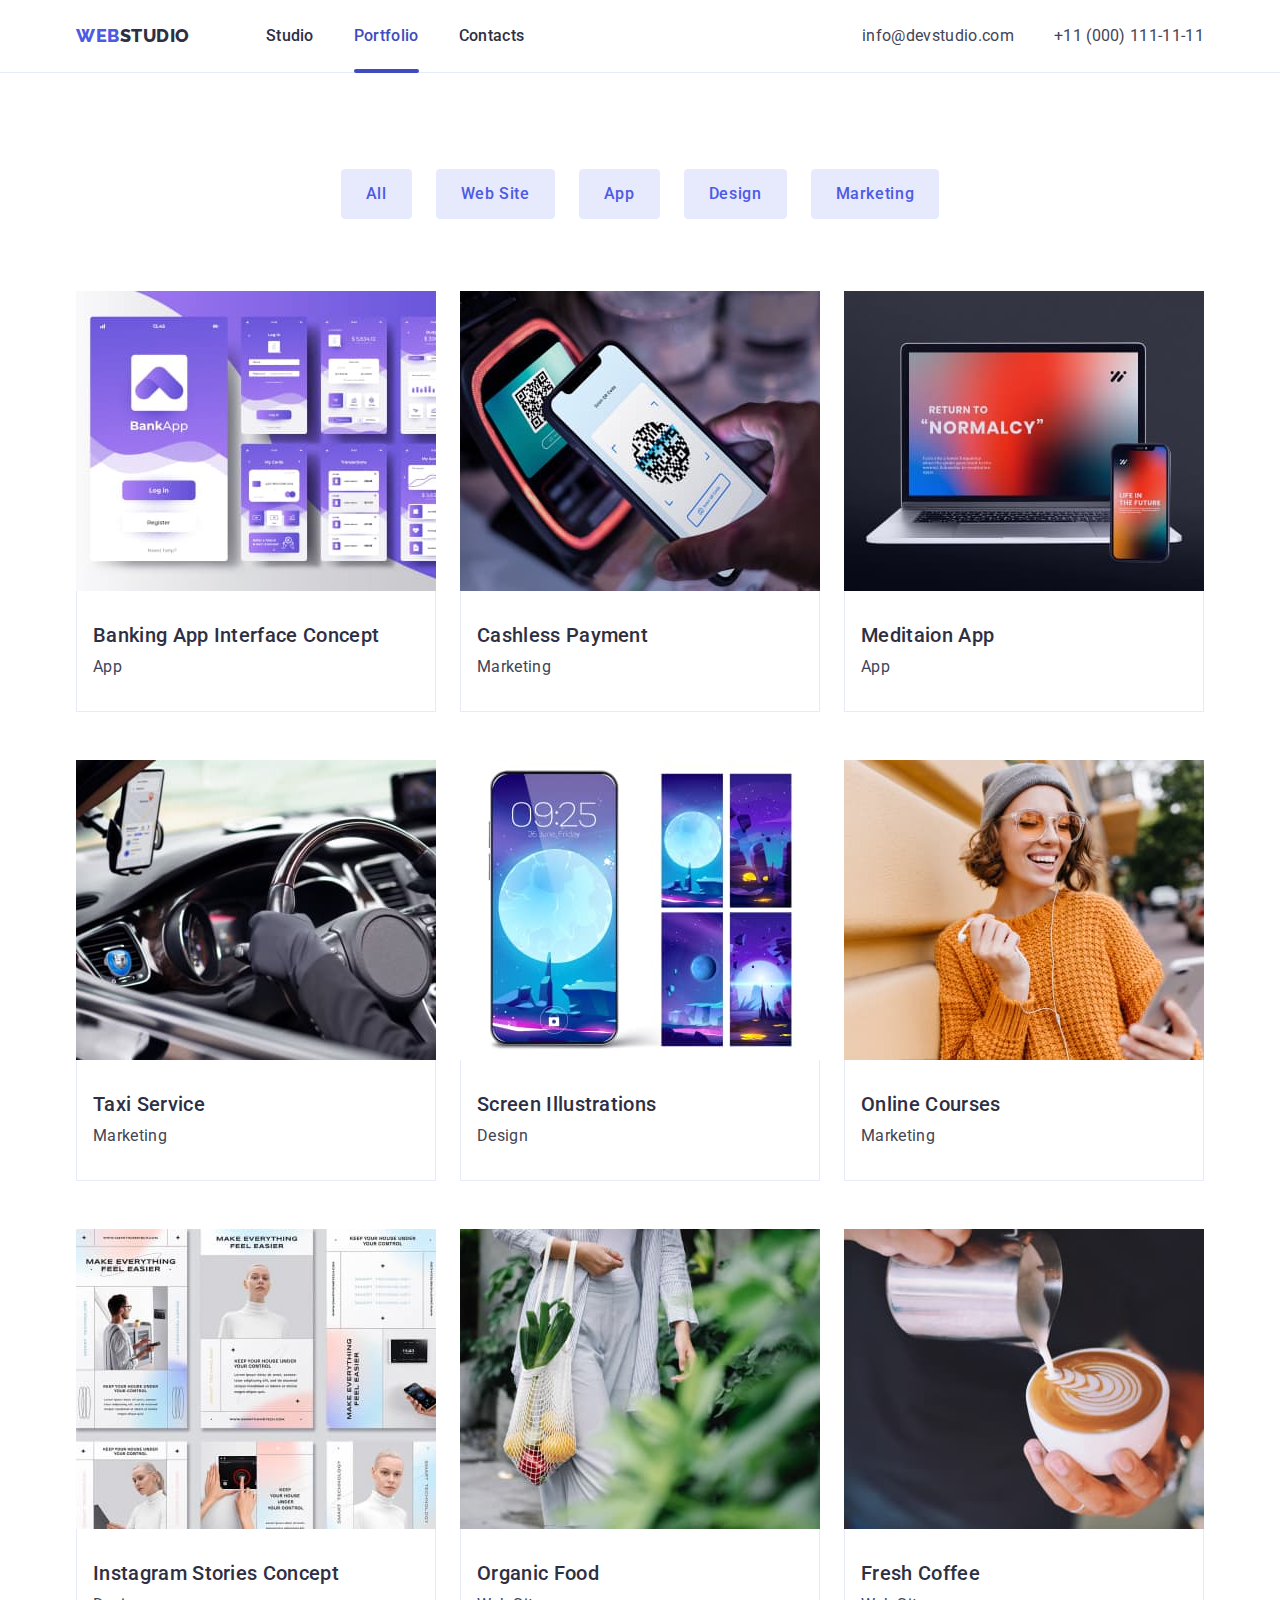
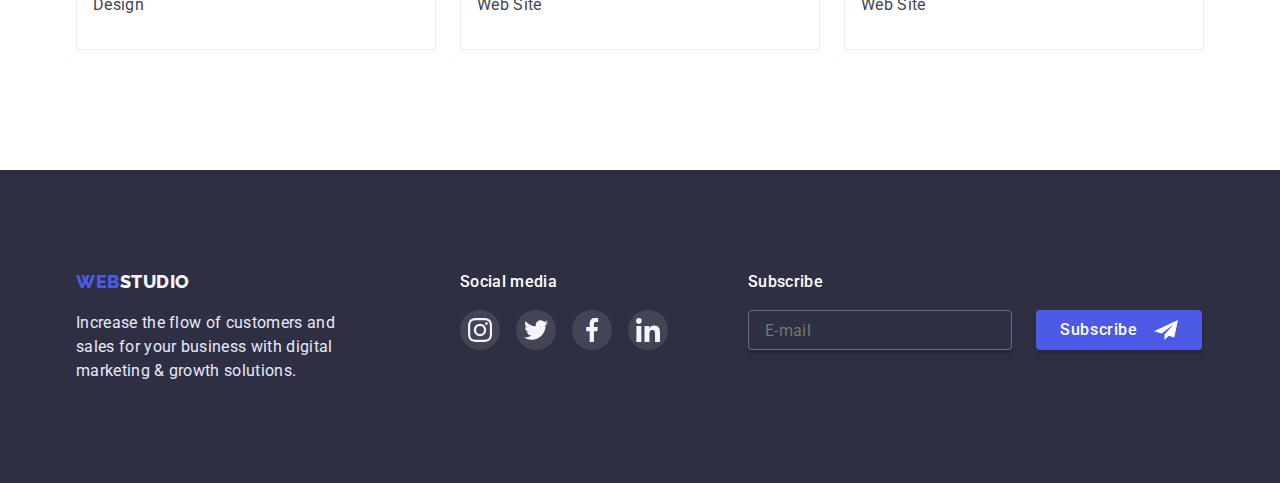
<file: portfolio.html>
<!DOCTYPE html>
<html lang="en">
  <head>
    <meta charset="UTF-8" />
    <meta name="viewport" content="width=device-width, initial-scale=1.0" />
    <title>WebStudio</title>
    <link rel="preconnect" href="https://fonts.googleapis.com" />
    <link rel="preconnect" href="https://fonts.gstatic.com" crossorigin />
    <link
      href="https://fonts.googleapis.com/css2?family=Raleway:wght@800&family=Roboto:wght@400;500;700&display=swap"
      rel="stylesheet"
    />
    <link
      rel="stylesheet"
      href="https://cdnjs.cloudflare.com/ajax/libs/modern-normalize/1.1.0/modern-normalize.min.css"
    />
    <link rel="stylesheet" href="./css/style.css" />
  </head>
  <body>
    <header class="header">
      <div class="header-container container">
        <nav class="navlink">
          <a class="logo" href="./index.html">
            web<span class="header-logo-dark">studio </span></a
          >
          <ul class="header-list list">
            <li class="header-item">
              <a class="header-navlink" href="./index.html">Studio</a>
            </li>
            <li class="header-item">
              <a class="header-navlink current" href="">Portfolio</a>
            </li>
            <li class="header-item">
              <a class="header-navlink" href="">Contacts</a>
            </li>
          </ul>
        </nav>

        <adress class="adress">
          <ul class="header-list list">
            <li class="header-item">
              <a class="adress-link" href="mailto:info@devstudio.com"
                >info@devstudio.com</a
              >
            </li>
            <li class="header-item">
              <a class="adress-link" href="tei:+11(000)1111111"
                >+11 (000) 111-11-11</a
              >
            </li>
          </ul>
        </adress>
      </div>
    </header>
    <main>
      <section class="portfolio section">
        <div class="container">
          <ul class="btn-list list">
            <li class="btn-item">
              <button type="button" class="portfolio-btn">All</button>
            </li>
            <li class="btn-item">
              <button type="button" class="portfolio-btn">Web Site</button>
            </li>
            <li class="btn-item">
              <button type="button" class="portfolio-btn">App</button>
            </li>
            <li class="btn-item">
              <button type="button" class="portfolio-btn">Design</button>
            </li>
            <li class="btn-item">
              <button type="button" class="portfolio-btn">Marketing</button>
            </li>
          </ul>

          <h1 class="visually-hidden">Portfolio</h1>
          <ul class="portfolio-list list">
            <li class="portfolio-item">
              <a class="portfolio-link" href="">
                <div class="portfolio-thumb">
                  <img
                    class="portfolio-thumb"
                    src="./images/portfolio/img.jpg"
                    alt="banking app"
                    width="360"
                    height="300"
                  />
                  <div class="portfolio-overlay">
                    <p class="portfolio-text text">
                      14 Stylish and User-Friendly App Design Concepts · Task
                      Manager App · Calorie Tracker App · Exotic Fruit Ecommerce
                      App · Cloud Storage App
                    </p>
                  </div>
                </div>
                <div class="portfolio-wrapper">
                  <h2 class="subtitle">Banking App Interface Concept</h2>
                  <p class="text">App</p>
                </div>
              </a>
            </li>
            <li class="portfolio-item">
              <a class="portfolio-link" href="">
                <div class="portfolio-thumb">
                  <img
                    src="./images/portfolio/img1.jpg"
                    alt="phone"
                    width="360"
                    height="300"
                  />
                  <div class="portfolio-overlay">
                    <p class="portfolio-text text">
                      14 Stylish and User-Friendly App Design Concepts · Task
                      Manager App · Calorie Tracker App · Exotic Fruit Ecommerce
                      App · Cloud Storage App
                    </p>
                  </div>
                </div>
                <div class="portfolio-wrapper">
                  <h2 class="subtitle">Cashless Payment</h2>
                  <p class="text">Marketing</p>
                </div>
              </a>
            </li>
            <li class="portfolio-item">
              <a class="portfolio-link" href="">
                <div class="portfolio-thumb">
                  <img
                    src="./images/portfolio/img2.jpg"
                    alt="laptop"
                    width="360"
                    height="300"
                  />
                  <div class="portfolio-overlay">
                    <p class="portfolio-text text">
                      14 Stylish and User-Friendly App Design Concepts · Task
                      Manager App · Calorie Tracker App · Exotic Fruit Ecommerce
                      App · Cloud Storage App
                    </p>
                  </div>
                </div>
                <div class="portfolio-wrapper">
                  <h2 class="subtitle">Meditaion App</h2>
                  <p class="text">App</p>
                </div>
              </a>
            </li>
            <li class="portfolio-item">
              <a class="portfolio-link" href="">
                <div class="portfolio-thumb">
                  <img
                    src="./images/portfolio/img3.jpg"
                    alt="steering whee"
                    width="360"
                    height="300"
                  />
                  <div class="portfolio-overlay">
                    <p class="portfolio-text text">
                      14 Stylish and User-Friendly App Design Concepts · Task
                      Manager App · Calorie Tracker App · Exotic Fruit Ecommerce
                      App · Cloud Storage App
                    </p>
                  </div>
                </div>
                <div class="portfolio-wrapper">
                  <h2 class="subtitle">Taxi Service</h2>
                  <p class="text">Marketing</p>
                </div>
              </a>
            </li>
            <li class="portfolio-item">
              <a class="portfolio-link" href="">
                <div class="portfolio-thumb">
                  <img
                    src="./images/portfolio/img4.jpg"
                    alt="phone screensaver"
                    width="360"
                    height="300"
                  />
                  <div class="portfolio-overlay">
                    <p class="portfolio-text text">
                      14 Stylish and User-Friendly App Design Concepts · Task
                      Manager App · Calorie Tracker App · Exotic Fruit Ecommerce
                      App · Cloud Storage App
                    </p>
                  </div>
                </div>
                <div class="portfolio-wrapper">
                  <h2 class="subtitle">Screen Illustrations</h2>
                  <p class="text">Design</p>
                </div>
              </a>
            </li>
            <li class="portfolio-item">
              <a class="portfolio-link" href="">
                <div class="portfolio-thumb">
                  <img
                    src="./images/portfolio/img5.jpg"
                    alt="girl"
                    width="360"
                    height="300"
                  />
                  <div class="portfolio-overlay">
                    <p class="portfolio-text text">
                      14 Stylish and User-Friendly App Design Concepts · Task
                      Manager App · Calorie Tracker App · Exotic Fruit Ecommerce
                      App · Cloud Storage App
                    </p>
                  </div>
                </div>
                <div class="portfolio-wrapper">
                  <h2 class="subtitle">Online Courses</h2>
                  <p class="text">Marketing</p>
                </div>
              </a>
            </li>
            <li class="portfolio-item">
              <a class="portfolio-link" href="">
                <div class="portfolio-thumb">
                  <img
                    src="./images/portfolio/img6.jpg"
                    alt="instagram stories"
                    width="360"
                    height="300"
                  />
                  <div class="portfolio-overlay">
                    <p class="portfolio-text text">
                      14 Stylish and User-Friendly App Design Concepts · Task
                      Manager App · Calorie Tracker App · Exotic Fruit Ecommerce
                      App · Cloud Storage App
                    </p>
                  </div>
                </div>
                <div class="portfolio-wrapper">
                  <h2 class="subtitle">Instagram Stories Concept</h2>
                  <p class="text">Design</p>
                </div>
              </a>
            </li>
            <li class="portfolio-item">
              <a class="portfolio-link" href="">
                <div class="portfolio-thumb">
                  <img
                    src="./images/portfolio/img7.jpg"
                    alt="girl carrying fruit"
                    width="360"
                    height="300"
                  />
                  <div class="portfolio-overlay">
                    <p class="portfolio-text text">
                      14 Stylish and User-Friendly App Design Concepts · Task
                      Manager App · Calorie Tracker App · Exotic Fruit Ecommerce
                      App · Cloud Storage App
                    </p>
                  </div>
                </div>
                <div class="portfolio-wrapper">
                  <h2 class="subtitle">Organic Food</h2>
                  <p class="text">Web Site</p>
                </div>
              </a>
            </li>
            <li class="portfolio-item">
              <a class="portfolio-link" href="">
                <div class="portfolio-thumb">
                  <img
                    src="./images/portfolio/img8.jpg"
                    alt="cup of coffee"
                    width="360"
                    height="300"
                  />
                  <div class="portfolio-overlay">
                    <p class="portfolio-text text">
                      14 Stylish and User-Friendly App Design Concepts · Task
                      Manager App · Calorie Tracker App · Exotic Fruit Ecommerce
                      App · Cloud Storage App
                    </p>
                  </div>
                </div>
                <div class="portfolio-wrapper">
                  <h2 class="subtitle">Fresh Coffee</h2>
                  <p class="text">Web Site</p>
                </div>
              </a>
            </li>
          </ul>
        </div>
      </section>
    </main>
    <footer class="footer">
      <div class="footer-container container">
        <div class="footer-logo">
          <a class="logo" href="./index.html">
            web<span class="footer-logo-light">studio </span>
          </a>
          <p class="text-footer">
            Increase the flow of customers and sales for your business with
            digital marketing & growth solutions.
          </p>
        </div>
        <div class="footer-social">
          <span class="footer-media">Social media</span>
          <ul class="footer-list list">
            <li class="footer-socials-item">
              <a
                class="footer-link link"
                href="https://instagram.com"
                target="_blank"
                rel="noopener noreferrer"
              >
                <svg class="footer-icon" width="24px" height="24px">
                  <use href="./images/icons/icons.svg#icon-instagram"></use>
                </svg>
              </a>
            </li>
            <li class="footer-socials-item">
              <a
                class="footer-link link"
                href="https://twitter.com/"
                target="_blank"
                rel="noopener noreferrer"
              >
                <svg class="footer-icon" width="24px" height="24px">
                  <use href="./images/icons/icons.svg#icon-twitter"></use>
                </svg>
              </a>
            </li>
            <li class="footer-socials-item">
              <a
                class="footer-link link"
                href="https://uk-ua.facebook.com/"
                target="_blank"
                rel="noopener noreferrer"
              >
                <svg class="footer-icon" width="24px" height="24px">
                  <use href="./images/icons/icons.svg#icon-facebook"></use>
                </svg>
              </a>
            </li>
            <li class="footer-socials-item">
              <a
                class="footer-link link"
                href="https://ua.linkedin.com/"
                target="_blank"
                rel="noopener noreferrer"
              >
                <svg class="footer-icon" width="24px" height="24px">
                  <use href="./images/icons/icons.svg#icon-linkedin"></use>
                </svg>
              </a>
            </li>
          </ul>
        </div>
        <form class="footer-form">
          <label class="footer-form-label">
            <span class="footer-form-inner">Subscribe</span>
            <div class="footer-form-group">
              <input
                class="footer-form-input"
                type="text"
                name="email"
                placeholder="E-mail"
              />
              <button class="footer-form-btn btn" type="submit">
                Subscribe
                <svg class="footer-form-icon" width="24" height="24">
                  <use href="./images/icons/icons.svg#icon-frame"></use>
                </svg>
              </button>
            </div>
          </label>
        </form>
      </div>
    </footer>
  </body>
</html>
</file>
<file: css/style.css>
:root {
--color-basik-txt: rgba(67, 68, 85, 1);
--color-secondary-txt: rgba(46, 47, 66, 1);
--color-light-txt: rgba(255, 255, 255, 1);
--color-footer-txt: rgba(231, 233, 252, 1);
--color-logolight-txt: rgba(244, 244, 253, 1);
--color-blue-txt: rgba(77, 90, 229, 1);
--color-activ-txt: rgba(64, 75, 191, 1);

--color-basik-bgr: rgba(255, 255, 255, 1);
--color-dark-bgr: rgba(46, 47, 66, 1);
--color-light-bgr: rgba(231, 233, 252, 1);
--color-team-bgr: rgba(244, 244, 253, 1);
--color-btn-bgr: rgba(77, 90, 229, 1);
--color-btnhover-bgr: rgba(64, 75, 191, 1);
--color-icons-bgr: rgb(142, 143, 153);
--color-icon-bgr: rgba(255, 255, 255, 0.1);
--color-accent-bgr: rgb(49, 208, 170);
}

/* Скрытие заголовка */
.visually-hidden {
  position: absolute;
  overflow: hidden;
  clip: rect(0 0 0 0);
  width: 1px;
  height: 1px;
  margin: -1px;
  padding: 0;
  border: 0;
  white-space: nowrap;
  clip-path: inset(100%);
}

/* Index */

html {
  scroll-behavior: smooth;
}

body {
  color: var(--color-basik-txt);
  font-size: 16px;
  font-family: 'Roboto', sans-serif;
  line-height: 1.5;
  letter-spacing: 0.02em;
}

a {
  text-decoration: none;
}

img {
  display: block;
  max-width: 100%;
  height: auto;

  object-fit: cover;
  object-position: center;
}

.list {
  margin: 0;
  padding: 0;
  list-style-type: none;
}

.container {
 max-width: 428px;
 padding-right: 15px;
 padding-left: 15px;
 margin-right: auto;
 margin-left: auto;
 
 /* outline: 2px solid red; */
}

@media screen and (min-width: 768px) {
 .container {
  max-width: 768px;
 }
}

@media screen and (min-width: 1200px) {
 .container {
  max-width: 1158px;
 }
}

.section {
 padding-top: 96px;
 padding-bottom: 96px;
}

@media screen and (min-width: 1200px) {
 .section {
   padding-top: 120px;
   padding-bottom: 120px;
 }
}

 .subtitle {
   margin-top: 0;
   margin-bottom: 8px;
 
   color: var(--color-secondary-txt);
   font-weight: 500;
   font-size: 20px;
   line-height: 1.2;
 }

.section-title {
  margin-top: 0;
  margin-bottom: 72px;

  color: var(--color-secondary-txt);
  font-size: 36px;
  line-height: 1.1;
  text-align: center;
  text-transform: capitalize;
}

/* Header */

.header {
  padding: 24px 0;
  border-bottom: 1px solid var(--color-light-bgr);
}

@media screen and (min-width: 768px) {
 .header {
  padding-bottom: 10px;
 }
}

@media screen and (min-width: 1200px) {
 .header {
  padding-bottom: 24px;
 }
}

.header-container {
  display: flex;
  align-items: center;
}

.header-list {
 display: none;
}

@media screen and (min-width: 768px) {
 .navlink .header-list {
  display: flex;
  gap: 40px;
 }
}

@media screen and (min-width: 768px) {
 .adress .header-list {
  display: block;
 }
}

@media screen and (min-width: 1200px) {
 .adress .header-list {
  display: flex;
  gap: 40px;
 }
}

.navlink {
  display: flex;
  margin-right: auto;
}

.header-navlink {
 position: relative;
 padding-top: 24px;
 padding-bottom: 21px;
 color: var(--color-secondary-txt);
 font-weight: 500;
 transition: color 250ms cubic-bezier(0.4, 0, 0.2, 1);
}

@media screen and (min-width: 1200px) {
 .header-navlink {
  padding-bottom: 28px;
 }
}
.header-navlink.current {
  color: var(--color-activ-txt);
}

.header-navlink.current::after {
 content: "";
 position: absolute;
 bottom: 0;
 display: block;
 width: 100%;
 height: 4px;
 border-radius: 2px;
 background: var(--color-btnhover-bgr);
}

.adress-link {
 display: block;
 font-size: 12px;
 line-height: 1.3;
 letter-spacing: 0.04em;
 color: var(--color-basik-txt);
 transition: color 250ms cubic-bezier(0.4, 0, 0.2, 1);
}

@media screen and (min-width: 1200px) {
 .adress-link {
  display: inline;
  font-size: 16px;
  line-height: 1.5;
  letter-spacing: 0.02em;
  padding-top: 24px;
  padding-bottom: 28px;
 }
}
.adress-link.mail {
 margin-bottom: 4px;
}

.header-navlink:hover,
.header-navlink:focus {
  color: var(--color-activ-txt);
}

.adress-link:hover,
.adress-link:focus {
  color: var(--color-activ-txt);
}

.header-navlink:active,
.adress-link:active {
  color: var(--color-activ-txt);
}

.logo {
  margin-right: 76px;

  color: var(--color-blue-txt);
  font-weight: 800;
  font-size: 18px;
  font-family: 'Raleway', sans-serif;
  line-height: 1.3;
  letter-spacing: 0.03em;
  text-transform: uppercase;
}

.header-logo-dark {
  color: var(--color-secondary-txt);
}


/* Hero section */

.hero {
 padding-top: 112px;
 padding-bottom: 112px;
 max-width: 1440px;
 margin: 0 auto;
 background-image: linear-gradient(rgba(46, 47, 66, 0.7), rgba(46, 47, 66, 0.7)), url(../images/hero/bg-img_mob@1x.jpg);
 background-position: center;
 background-size: cover;
 background-repeat: no-repeat;
}

@media (min-device-pixel-ratio: 2), (min-resolution: 192dpi), (min-resolution: 2dppx) {
 .hero {
  background-image: linear-gradient(rgba(46, 47, 66, 0.7), rgba(46, 47, 66, 0.7)), url(../images/hero/bg-img_mob@2x.jpg);
 }
}

@media screen and (min-width: 481px) {
 .hero {
  background-image: linear-gradient(rgba(46, 47, 66, 0.7), rgba(46, 47, 66, 0.7)), url(../images/hero/bg-img_tab@1x.jpg);
 }
 @media (min-device-pixel-ratio: 2), (min-resolution: 192dpi), (min-resolution: 2dppx) {
  .hero {
   background-image: linear-gradient(rgba(46, 47, 66, 0.7), rgba(46, 47, 66, 0.7)), url(../images/hero/bg-img_tab@2x.jpg);
  }
 }
}

@media screen and (min-width: 769px) {
 .hero {
  background-image: linear-gradient(rgba(46, 47, 66, 0.7), rgba(46, 47, 66, 0.7)), url(../images/hero/bg-img_desk@1x.jpg);
 }
 @media (min-device-pixel-ratio: 2), (min-resolution: 192dpi), (min-resolution: 2dppx) {
  .hero {
   background-image: linear-gradient(rgba(46, 47, 66, 0.7), rgba(46, 47, 66, 0.7)), url(../images/hero/bg-img_desk@2x.jpg);
  }
 }
}

@media screen and (min-width: 768px) {
 .hero {
  padding-bottom: 108px;
 }
}

@media screen and (min-width: 1200px) {
 .hero {
  padding-top: 188px;
  padding-bottom: 188px;
 }
}

.hero,
.footer {
  background-color: var(--color-dark-bgr);
}

.hero-title {
  max-width: 320px;
  margin-top: 0;
  margin-right: auto;
  margin-bottom: 72px;
  margin-left: auto;

  color: var(--color-light-txt);
  font-size: 36px;
  line-height: 1.1;
  text-align: center;
}

@media screen and (min-width: 768px) {
 .hero-title {
  max-width: 496px;
  margin-bottom: 40px;
  font-size: 56px;
  line-height: 1.07;
 }
}

@media screen and (min-width: 1200px) {
 .hero-title {
  margin-bottom: 48px;
 }
}

.btn {
  display: block;
  min-width: 169px;
  margin-right: auto;
  margin-left: auto;
  padding: 16px 32px;
  border: 0;
  border-radius: 4px;
  background-color: var(--color-btn-bgr);

  color: var(--color-light-txt);
  box-shadow: 0px 4px 4px rgba(0, 0, 0, 0.15);
  font-weight: 500;
  font-size: 16px;
  line-height: 1.5;
  letter-spacing: 0.04em;
  text-align: center;

  cursor: pointer;
  transition: background-color 250ms cubic-bezier(0.4, 0, 0.2, 1);
}

.btn:hover,
.btn:focus {
  background-color: var(--color-btnhover-bgr);
}

/* Our advantages */

.benefits-list {
 display: flex;
 flex-direction: column;
 gap: 72px;
}
@media screen and (min-width: 768px) {
 .benefits-list {
  display: flex;
  flex-direction: row;
  flex-wrap: wrap;
  column-gap: 24px;
  row-gap: 72px;
 }
}

@media screen and (min-width: 1200px) {
 .benefits-list {
  flex-wrap: nowrap;
 }
}

@media screen and (min-width: 768px) {
 .benefits-item {
 width: 356px;
 }
}

@media screen and (min-width: 1200px) {
 .benefits-item {
 width: calc((100%-3*24)/4);
 }
}

.benefits-wrapper {
 display: none;
}

@media screen and (min-width: 1200px) {
 .benefits-wrapper {
  display: flex;
  justify-content: center;
  align-items: center;
  width: 264px;
  height: 112px;
  margin-bottom: 8px;
  border-radius: 4px;
  background-color: var(--color-team-bgr);
 }
}

.benefits-subtitle {
font-weight: 700;
font-size: 36px;
line-height: 1.1;

text-align: center;
text-transform: capitalize;
}

@media screen and (min-width: 1200px) {
 .benefits-subtitle {
  font-weight: 500;
  font-size: 20px;
  line-height: 1.2;
 }
}

.benefits-text {
 font-weight: 500;
}

@media screen and (min-width: 1200px) {
 .benefits-text {
 font-weight: 400;
 }
}

/* Work section */

.section.work {
 display: none;
}

@media screen and (min-width: 1200px) {
 .section.work {
  display: block;
  padding-top: 0;
 }
}

.work-list {
 display: flex;
 gap: 24px;
}

/* Team section */

.team-list {
  display: flex;
  flex-direction: column;
  gap: 72px;
  justify-content: center;
  align-items: center;
}

@media screen and (min-width: 768px) {
 .team-list {
  flex-wrap: wrap;
  flex-direction: row;
  column-gap: 24px;
  row-gap: 64px;
 }
}

.team-item {
  width: 264px;
  border-radius: 0px 0px 4px 4px;
  box-shadow: 0px 1px 6px rgba(46, 47, 66, 0.08), 0px 1px 1px rgba(46, 47, 66, 0.16), 0px 2px 1px rgba(46, 47, 66, 0.08);
}

.team-card {
  padding-top: 32px;
  padding-bottom: 32px;
  text-align: center;
}

.team .subtitle {
  background-color: var(--color-basik-bgr);
}

.team .text {
  margin-bottom: 8px;
  background-color: var(--color-basik-bgr);
}

.team {
  background-color: var(--color-team-bgr);
}

.card {
  background-color: var(--color-basik-bgr);
}

.team-social-list {
 display: flex;
 gap: 24px;
 justify-content: center;
 align-items: center;
}

.team-link {
  display: flex;
  justify-content: center;
  align-items: center;
  width: 40px;
  height: 40px;
  border-radius: 50%;
  background-color: var(--color-btn-bgr);
  transition: background-color 250ms cubic-bezier(0.4, 0, 0.2, 1);
}

.team-link:hover,
.team-link:focus {
  background-color: var(--color-btnhover-bgr);
}
.team-icon {
  fill: var(--color-logolight-txt);
}
/* Customers */

.customers-list {
  display: flex;
  flex-wrap: wrap;
  row-gap: 72px;
  column-gap: 16px;
  justify-content: center;
}

@media screen and (min-width: 768px) {
 .customers-list {
 column-gap: 24px;
 }
}

@media screen and (min-width: 428px) {
 .customers-item {
  width: 190px;
 }
 
}

@media screen and (min-width: 768px) {
 .customers-item {
  width: 168px;
 } 
}

.customers-link {
  display: flex;
  justify-content: center;
  align-items: center;
  width: 100%;

  height: 88px;
  border: 1px solid var(--color-icons-bgr);
  border-radius: 4px;
  fill: var(--color-icons-bgr);
 transition: border 250ms cubic-bezier(0.4, 0, 0.2, 1), fill 250ms cubic-bezier(0.4, 0, 0.2, 1);
}

.customers-link:hover,
.customers-link:focus {
  border: 1px solid var(--color-btnhover-bgr);
}

.customers-link:hover,
.customers-link:focus {
  fill: var(--color-btnhover-bgr);
}

@media screen and (min-width: 768px) {
 .customers-icon {
  width: 104px;
 }
}

/* Footer */

.footer {
  padding-top: 96px;
  padding-bottom: 96px;
}

@media screen and (min-width: 1200px) {
 .footer {
  padding-top: 100px;
  padding-bottom: 100px;
 }
}

@media screen and (min-width: 768px) {
 .footer-container {
   display: flex;
   flex-wrap: wrap;
 }
}

@media screen and (min-width: 1200px) {
 .footer-container {
  flex-wrap: nowrap;
 }
}

.footer-logo {
 text-align: center;
 margin-bottom: 72px;
}

@media screen and (min-width: 768px) {
 .footer-logo {
  text-align: left;
  margin-left: 108px;
  margin-right: 24px;
 }
}

@media screen and (min-width: 1200px) {
 .footer-logo {
 margin-left: 0;
 margin-right: 120px;
 margin-bottom: 0;
 }
}

.footer .logo {
  margin-right: 0;
}

.text-footer {
  width: 268px;
  margin-top: 16px;
  margin-bottom: 0;
  text-align: center;
  margin-right: auto;
  margin-left: auto;
  background-color: var(--color-dark-bgr);

  color: var(--color-footer-txt);
}

@media screen and (min-width: 768px) {
 .text-footer {
  width: 264px;
  text-align: left;
  margin-right: 0;
  margin-left: 0;
 }
}
.footer-logo-light {
  color: var(--color-logolight-txt);
}

.footer-social {
 margin-bottom: 72px;
}

@media screen and (min-width: 1200px) {
 .footer-social {
 margin-bottom: 0;
 }
}
.footer-media {
  display: block;
  text-align: center;
  margin-bottom: 16px;
  color: var(--color-light-txt);
  font-weight: 500;
}

@media screen and (min-width: 768px) {
 .footer-media {
  text-align: left;
 }
}

.footer-list {
  display: flex;
  gap: 16px;
  justify-content: center;
}

.footer-link {
  display: flex;
  justify-content: center;
  align-items: center;
  width: 40px;
  height: 40px;
  border-radius: 50%;
  background-color: var(--color-icon-bgr);
  transition: background-color 250ms cubic-bezier(0.4, 0, 0.2, 1);
}

.footer-link:hover,
.footer-link:focus {
  background-color: var(--color-accent-bgr);
}

.footer-icon {
  fill: var(--color-logolight-txt);
}

.footer-form {
 display: block;
 /* margin-left: 80px; */
}

@media screen and (min-width: 768px) {
 .footer-form {
  margin-left: 108px;
 }
}

@media screen and (min-width: 1200px) {
 .footer-form {
  margin-left: 80px;
 }
} 

@media screen and (min-width: 768px) {
 .footer-form-group {
  display: flex;
  gap: 24px;
 }
}

.footer-form-inner {
 display: block;
 text-align: center;
 margin-bottom: 16px;
 font-weight: 500;
font-size: 16px;
line-height: 1.5;
letter-spacing: 0.02em;
color: rgb(255, 255, 255);
}

@media screen and (min-width: 768px) {
 .footer-form-inner {
  text-align: left;
 }
}

.footer-form-input {
 padding: 8px 16px;
 margin-bottom: 16px;
 width: 100%;
 height: 40px;
 background-color: transparent;
 border: 1px solid rgba(255, 255, 255, 0.3);
 box-shadow: 0px 4px 4px rgba(0, 0, 0, 0.15);
 border-radius: 4px;

 font-weight: 400;
font-size: 16px;
line-height: 1.5;

letter-spacing: 0.02em;

color: #FFFFFF;
}

@media screen and (min-width: 768px) {
 .footer-form-input {
  width: 264px;
  margin-bottom: 0;
 }
}
.footer-form-btn {
 display: flex;
 gap: 16px;
 align-items: center;
 justify-content: center;
 min-width: 165px;
 height: 40px;
 padding: 8px 24px;
}

/* Modal window */
.backdrop {
 position: fixed;
 top: 0;
 left: 0;
 width: 100%;
 height: 100%;

 background-color: rgba(46, 47, 66, 0.4);
 opacity: 1;
 transition: opacity 250ms cubic-bezier(0.4, 0, 0.2, 1), visibility 250ms cubic-bezier(0.4, 0, 0.2, 1);
}

.backdrop.is-hidden {
 opacity: 0;
 pointer-events: none;
 visibility: visible;
}

.backdrop.is-hidden .modal {
 transform: translate(-50%, -50%) scale(1.1);
}

.modal {
 position: absolute;
 top: 50%;
 left: 50%;
 width: 392px;
 min-height: 586px;
 padding-top: 72px;
 padding-right: 24px;
 padding-bottom: 24px;
 padding-left: 24px;

 border-radius: 4px;
 background: rgb(252, 252, 252);
 transform: translate(-50%, -50%) scale(1);
 transition: transform 250ms cubic-bezier(0.4, 0, 0.2, 1);
}

@media screen and (max-width: 427px) {
 .modal {
  width: 300px;
 }
}
@media screen and (min-width: 768px) {
 .modal {
  width: 408px;
 }
}

@media screen and (min-width: 1200px) {
 .modal {
  min-height: 584px;
  box-shadow: 0px 1px 1px rgba(0, 0, 0, 0.14), 0px 1px 3px rgba(0, 0, 0, 0.12), 0px 2px 1px rgba(0, 0, 0, 0.2);
 }
} 

.modal-btn {
 position: absolute;
 top: 24px;
 right: 24px;
 display: flex;
 justify-content: center;
 align-items: center;
 width: 24px;
 height: 24px;
 padding: 0;
 cursor: pointer;
 border: 1px solid rgba(0, 0, 0, 0.1);
 border-radius: 50%;
 background-color: rgb(232, 234, 252);
 transition: background-color 250ms cubic-bezier(0.4, 0, 0.2, 1);
}

.modal-btn:active,
.modal-btn:hover,
.modal-btn:focus {
 background-color: rgb(64, 75, 191);
}

.modal-icon {
fill: rgb(0, 0, 0);
transition: fill 250ms cubic-bezier(0.4, 0, 0.2, 1);
}

.modal-icon:active,
.modal-icon:hover,
.modal-icon:focus {
 fill: rgb(255, 255, 255);
}

.order-form {
 display: block;
}

.order-form-text.text {
 margin-bottom: 16px;
 font-weight: 500;
 text-align: center;
 color: var(--color-secondary-txt);
}

.order-form-label {
 display: block;
 margin-bottom: 8px;
}

.order-form-group {
 position: relative;
}

.order-form-input {
 width: 100%;
 height: 40px;
 padding: 8px 38px;
 border: 1px solid rgba(33, 33, 33, 0.2);
 border-radius: 4px;
 outline: transparent;
 font-size: 16px;
 line-height: 1.5;
 letter-spacing: 0.02em;
 color: var(--color-basik-txt);
 transition: border-color 250ms cubic-bezier(0.4, 0, 0.2, 1), transform 250ms cubic-bezier(0.4, 0, 0.2, 1);
}

.order-form-input:focus,
.order-form-input:not(:placeholder-shown),
.order-form-comment:focus,
.order-form-comment:not(:placeholder-shown) {
 border-color: rgb(77, 90, 229);
}

.order-form-icon {
 position: absolute;
 left: 16px;
 top: 50%;
 pointer-events: none;
 fill: rgb(46, 47, 66);
 transition: fill 250ms cubic-bezier(0.4, 0, 0.2, 1);
}

.order-form-input:focus + .order-form-icon {
 fill: rgb(77, 90, 229);
}

.order-form-inner {
 display: block;
 margin-bottom: 4px;
 font-size: 12px;
 line-height: 1.2;
 letter-spacing: 0.01em;
 color: rgb(142, 143, 153);
 transition: transform 250ms cubic-bezier(0.4, 0, 0.2, 1);
}

.order-form-label-comment {
 margin-bottom: 16px;
}

.order-form-comment {
 display: block;
 width: 100%;
 height: 120px;
 padding: 8px 16px;
 border: 1px solid rgba(33, 33, 33, 0.2);
 border-radius: 4px;
 outline: transparent;
 resize: none;
 font-size: 12px;
 line-height: 1.3;
 letter-spacing: 0.04em;
 color: rgb(142, 143, 153);
 transition: border-color 250ms cubic-bezier(0.4, 0, 0.2, 1);
}

.order-form-agreement {
 display: flex;
 align-items: center;
 justify-content: center;
 gap: 8px;
 margin-bottom: 24px;
}

.order-form-checkbox {
 appearance: none;
 width: 16px;
 height: 16px;
 background-color: rgb(244, 244, 253);
 border: 1.25px solid rgb(46, 47, 66);
 border-radius: 2px;
 background-image: url("data:image/svg+xml,%3Csvg width='10' height='8' viewBox='0 0 10 8' fill='none' xmlns='http://www.w3.org/2000/svg'%3E%3Cpath d='M8.44558 0.255056C8.61838 0.089653 8.84834 -0.00178848 9.08693 2.65108e-05C9.32551 0.0018415 9.55407 0.0967713 9.72436 0.264784C9.89466 0.432797 9.99337 0.660752 9.99968 0.900549C10.006 1.14034 9.91939 1.37323 9.75816 1.55005L4.86357 7.70436C4.7794 7.79551 4.67782 7.86865 4.5649 7.91942C4.45198 7.97018 4.33003 7.99754 4.20636 7.99984C4.08268 8.00214 3.95981 7.97935 3.8451 7.93282C3.73038 7.88629 3.62618 7.81698 3.53872 7.72903L0.292827 4.46564C0.202435 4.38096 0.129933 4.27884 0.0796475 4.16537C0.0293621 4.05191 0.00232279 3.92942 0.000143182 3.80522C-0.00203643 3.68102 0.0206883 3.55765 0.0669613 3.44248C0.113234 3.3273 0.182108 3.22267 0.269473 3.13483C0.356838 3.047 0.460905 2.97775 0.575465 2.93123C0.690026 2.88471 0.812734 2.86186 0.936267 2.86405C1.0598 2.86624 1.18163 2.89343 1.29449 2.94398C1.40734 2.99454 1.50892 3.06743 1.59315 3.15831L4.16189 5.73967L8.42227 0.28219C8.42994 0.272694 8.43813 0.263635 8.4468 0.255056H8.44558Z' fill='%23F4F4FD'/%3E%3C/svg%3E");
 background-repeat: no-repeat;
 background-position: center;
 transition: background-color 250ms cubic-bezier(0.4, 0, 0.2, 1),border-color 250ms cubic-bezier(0.4, 0, 0.2, 1);
}

.order-form-checkbox:checked {
 background-color: rgb(64, 75, 191);
 border-color: rgb(64, 75, 191);
}

.order-form-desk {
 font-size: 12px;
 line-height: 1.3;
 letter-spacing: 0.04em;
 color: rgb(117, 117, 117);
}

.order-form-link {
 text-decoration-line: underline;
 color: rgb(77, 90, 229);
}

/* Mobile menu */
.menu-toggle {
  display: flex;
  align-items: center;
  justify-content: center;

  margin: 0;
  padding: 0;
  background-color: transparent;
  cursor: pointer;
  border: none;
  border-radius: 50%;
  outline: none;
}

@media (min-width: 768px) {
  .menu-toggle {
    display: none;
  }
}

.menu-icon {
 stroke: rgb(46, 47, 66);
}

.menu-container {
  display: flex;
  flex-direction: column;
  position: fixed;
  top: 0;
  left: 0;
  width: 100vw;
  height: 100vh;
  padding: 40px;
  background-color: rgb(255, 255, 255);
  z-index: 999;

  transform: translateX(100%);
  transition: transform 250ms cubic-bezier(0.4, 0, 0.2, 1);
}

.menu-container.is-open {
  transform: translateX(0);
}

.mobile-navlink {
 margin-bottom: auto;
}

.mobile-menu {
  padding: 0;
  margin: 0;
}

.menu-item:not(:last-child) {
 margin-bottom: 40px;
}

.menu-navlink {
  display: block;
  font-weight: 700;
  font-size: 36px;
  line-height: 1.1;
  text-transform: capitalize;

  color: rgb(46, 47, 66);
  text-decoration: none;
  transition: color 250ms cubic-bezier(0.4, 0, 0.2, 1);
}

.menu-navlink:hover,
.menu-navlink:focus,
.menu-navlink:active {
 color: rgb(64, 75, 191);
}

.mobile-adress {
 margin-bottom: 48px;
}

.menu-adress-link {
 display: block;
font-weight: 500;
font-size: 20px;
line-height: 1.2;
color: rgb(67, 68, 85);
transition: color 250ms cubic-bezier(0.4, 0, 0.2, 1);
}

.menu-adress-link.tel {
 font-weight: 600;
 font-size: 36px;
 line-height: 1.1;
 color: rgb(77, 90, 229);
}

.menu-adress-link:hover,
.menu-adress-link:focus,
.menu-adress-link:active {
 color: rgb(64, 75, 191);
}

.mobile-social-list {
 display: flex;
 gap: 25px;
 align-items: center;
}

.menu-link {
 display: flex;
  justify-content: center;
  align-items: center;
  width: 40px;
  height: 40px;
  border-radius: 50%;
  background-color: var(--color-btn-bgr);
  transition: background-color 250ms cubic-bezier(0.4, 0, 0.2, 1);
}

.menu-link:hover,
.menu-link:focus,
.menu-link:active {
 background-color: var(--color-btnhover-bgr);
}
.menu-social-icon {
  fill: var(--color-logolight-txt);
}
/* Portfolio */

/* Button */
.portfolio {
  padding-top: 96px;
}

.btn-list {
  display: flex;
  flex-direction: row;
  justify-content: center;
  align-items: center;
  margin-bottom: 72px;
}

.portfolio-btn {
  padding: 12px 24px;
  border: 1px solid var(--color-light-bgr);
  border-radius: 4px;
  background-color: var(--color-light-bgr);

  color: var(--color-blue-txt);
  font-weight: 500;
  font-size: 16px;
  font-family: inherit;
  line-height: 1.5;
  letter-spacing: 0.04em;

  cursor: pointer;
  transition: background-color 250ms cubic-bezier(0.4, 0, 0.2, 1), color 250ms cubic-bezier(0.4, 0, 0.2, 1), box-shadow 250ms cubic-bezier(0.4, 0, 0.2, 1);
}

.btn-item:not(:last-child) {
  margin-right: 24px;
}

.portfolio-btn:hover,
.portfolio-btn:focus {
 background-color: var(--color-btnhover-bgr);
 color: var(--color-light-txt);
 box-shadow: 0px 3px 1px rgba(0, 0, 0, 0.1), 0px 2px 1px rgba(0, 0, 0, 0.08), 0px 2px 2px rgba(0, 0, 0, 0.12);
}

/* Portfolio galary */
.portfolio-list {
 display: flex;
 flex-wrap: wrap;
 gap: 48px 24px;
}

.portfolio-wrapper {
 padding-top: 32px;
 padding-right: 54px;
 padding-bottom: 32px;
 padding-left: 16px;
 border: 1px solid var(--color-light-bgr);
 border-top: 0;
}

.portfolio-link {
 position: relative;
 display: inline-block;
 transition: box-shadow 250ms cubic-bezier(0.4, 0, 0.2, 1);
}

.portfolio-link:hover,
.portfolio-link:focus {
  box-shadow: 0px 1px 6px rgba(46, 47, 66, 0.08), 0px 1px 1px rgba(46, 47, 66, 0.16), 0px 2px 1px rgba(46, 47, 66, 0.08);
}

.portfolio-thumb {
 position: relative;
 overflow: hidden;
}

.portfolio-overlay {
 position: absolute;
 top: 0;
 left: 0;
 background-color: rgb(77, 90, 229);
 transition: transform 250ms cubic-bezier(0.4, 0, 0.2, 1), opacity 250ms cubic-bezier(0.4, 0, 0.2, 1);

 transform: translateY(100%);
}

.portfolio-item:hover .portfolio-overlay {
 transform: translateY(0);
}
.text {
 margin: 0;
 
 color: var(--color-basik-txt);
}

.portfolio-text {
 padding-top: 40px;
 padding-right: 32px;
 padding-bottom: 164px;
 padding-left: 32px;
 color: var(--color-light-txt);
 font-weight: 400;
}
</file>
